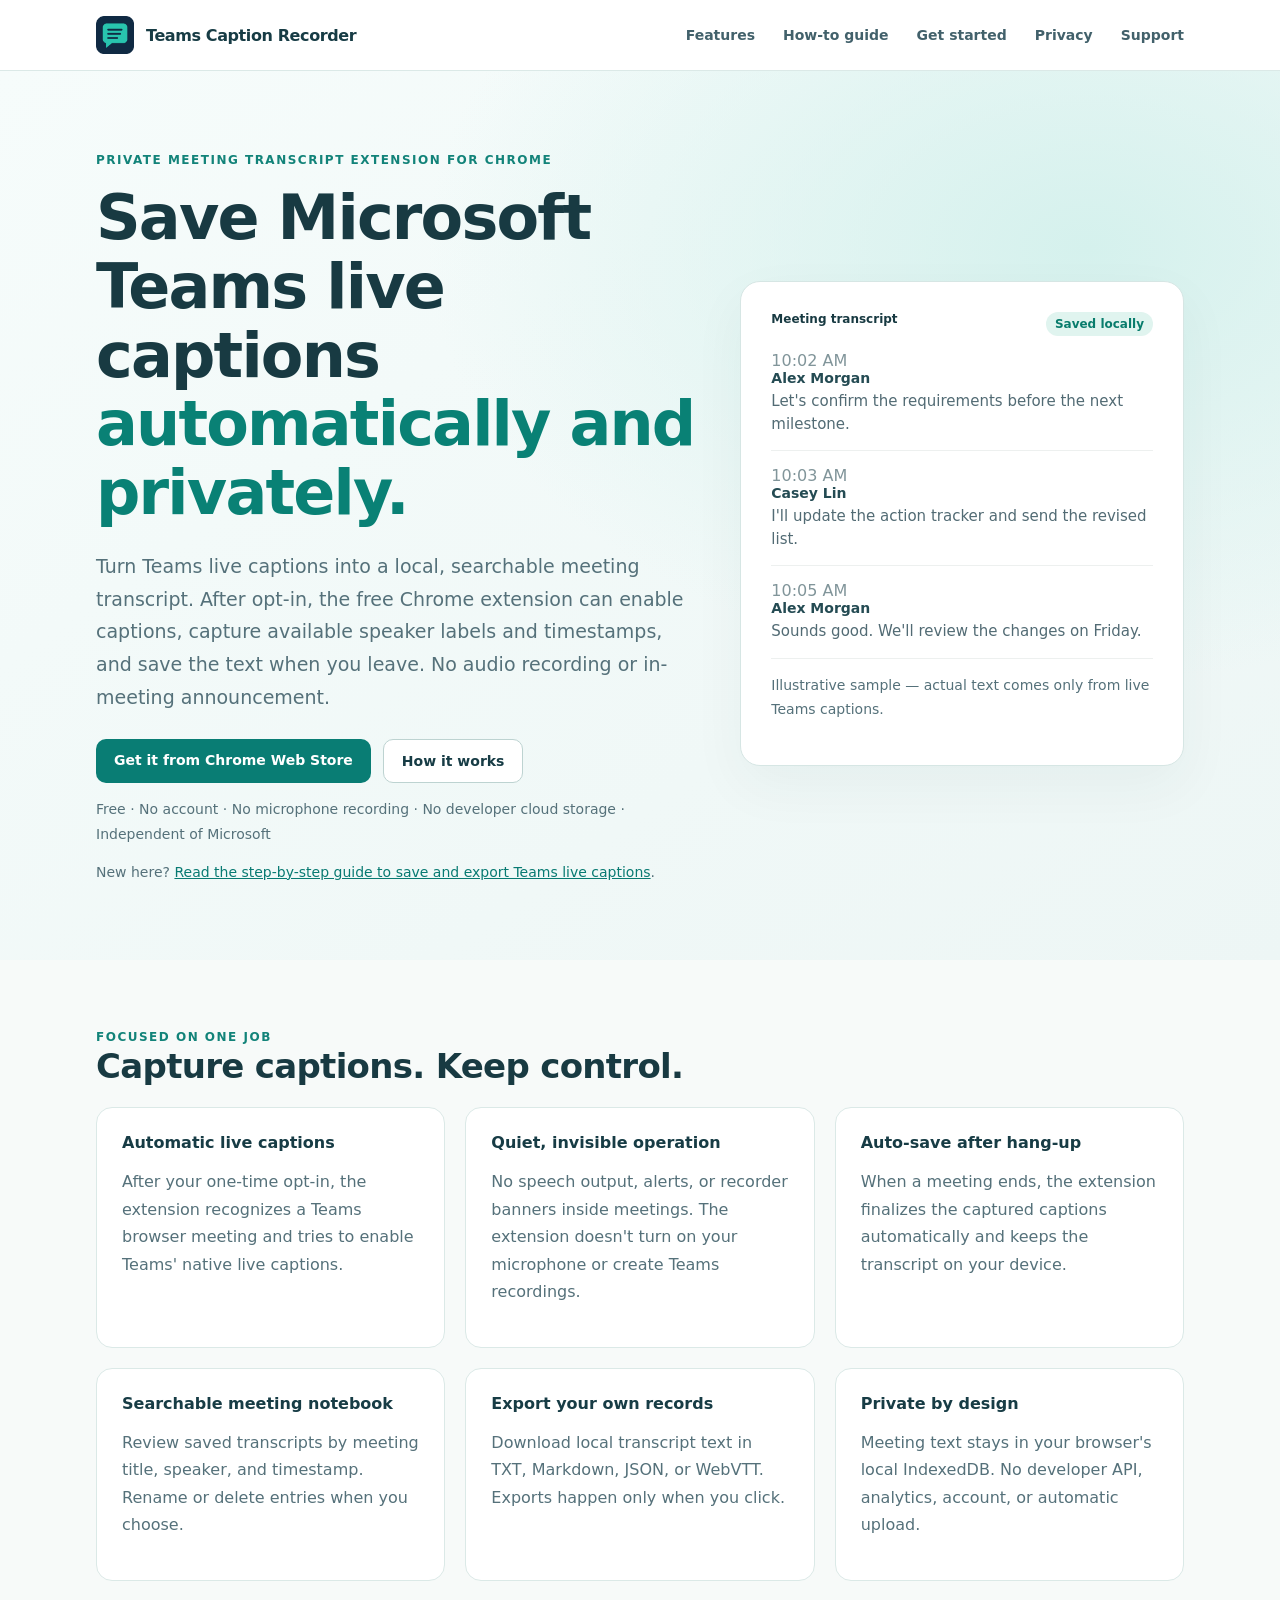
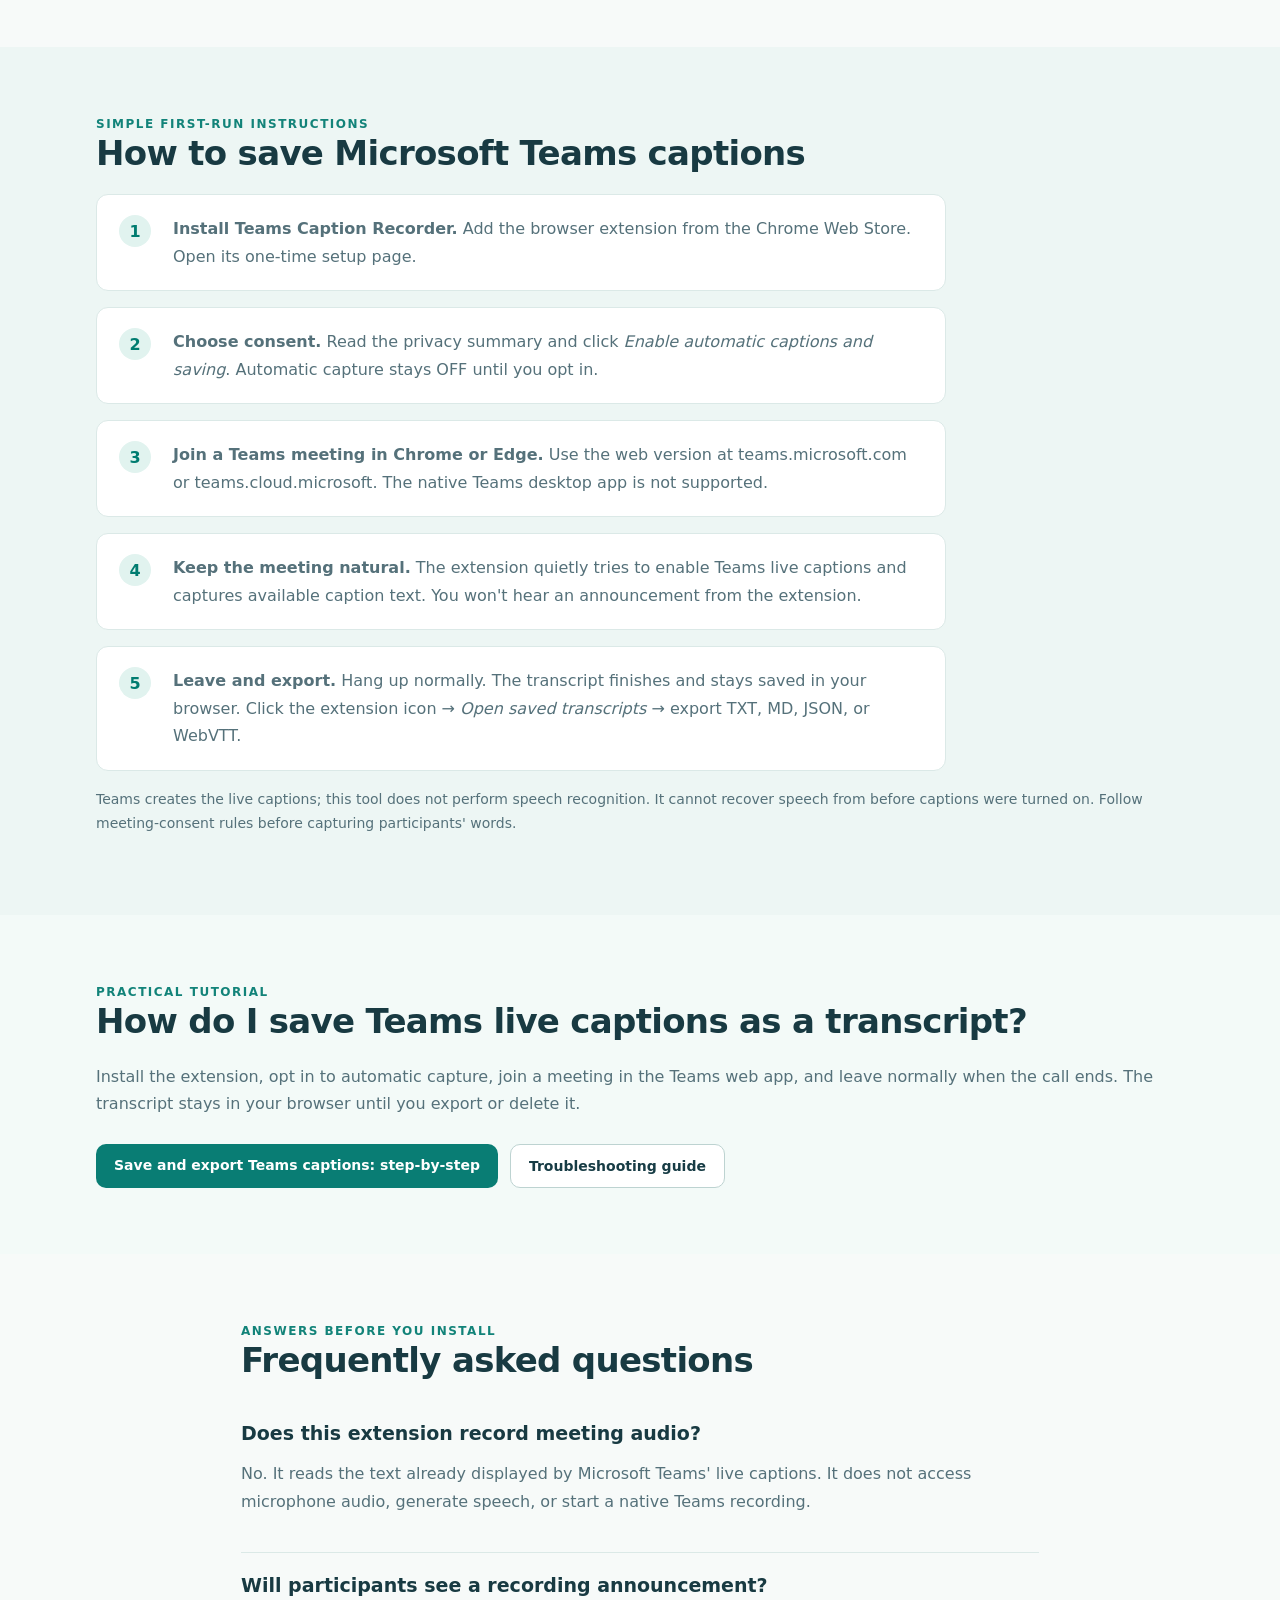
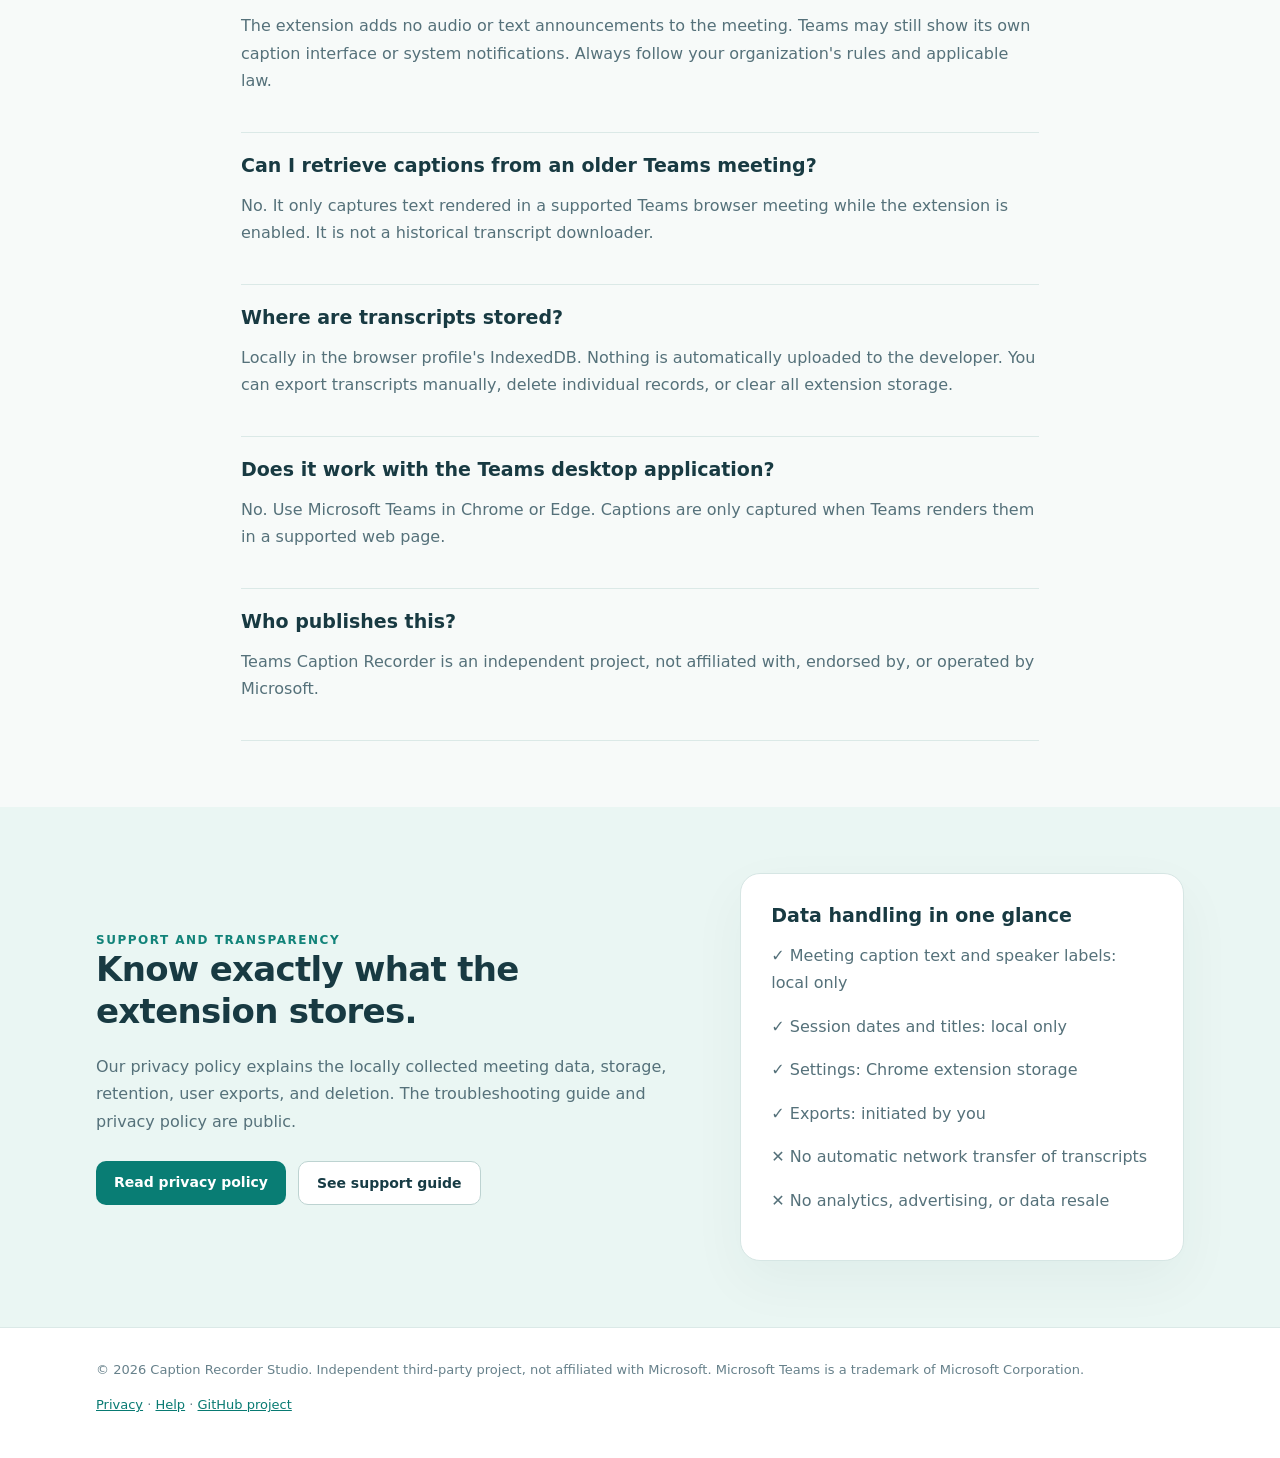
<file: index.html>
<!doctype html>
<html lang="en">
<head>
<meta charset="utf-8"><meta name="viewport" content="width=device-width, initial-scale=1">
<title>Save Microsoft Teams Live Captions to Text | Teams Caption Recorder</title>
<meta name="description" content="Save Microsoft Teams live captions as local text transcripts. Automatically enable captions after opt-in, preserve speaker labels when shown, and export TXT or Markdown.">
<meta name="robots" content="index,follow"><link rel="canonical" href="https://polygoku.github.io/teams-caption-recorder/">
<meta property="og:type" content="website"><meta property="og:title" content="Save Teams Live Captions as Private Transcripts | Teams Caption Recorder">
<meta property="og:description" content="Free Chrome extension to save Microsoft Teams live captions locally, with automatic caption activation, timestamps and transcript exports.">
<meta property="og:image" content="https://polygoku.github.io/teams-caption-recorder/assets/og.png">
<meta property="og:url" content="https://polygoku.github.io/teams-caption-recorder/">
<link rel="icon" type="image/png" href="assets/icon-128.png"><link rel="stylesheet" href="site.css">
<script type="application/ld+json">
{"@context":"https://schema.org","@type":"SoftwareApplication","name":"Teams Caption Recorder - Local Notes","applicationCategory":"ProductivityApplication","operatingSystem":"Google Chrome, Microsoft Edge","softwareVersion":"0.3.1","description":"Save Microsoft Teams live captions locally as searchable text transcripts, with optional automatic caption activation, speaker labels when displayed, and TXT, Markdown, JSON, or WebVTT export.","offers":{"@type":"Offer","price":"0","priceCurrency":"USD"},"publisher":{"@type":"Organization","name":"Caption Recorder Studio"},"url":"https://polygoku.github.io/teams-caption-recorder/","isAccessibleForFree":true,"installUrl":"https://chromewebstore.google.com/detail/gcnlnfbklpkikbkdkeofapngakipnnfc","softwareHelp":"https://polygoku.github.io/teams-caption-recorder/support.html","inLanguage":"en-US","browserRequirements":"Google Chrome or a compatible Chromium browser"}
</script>
</head>
<body>
<nav><div class="inner"><a class="brand" href="./"><img src="assets/icon-128.png" alt="" width="38" height="38">Teams Caption Recorder</a><div class="links"><a href="#features">Features</a><a href="save-teams-captions.html">How-to guide</a><a href="#setup">Get started</a><a href="privacy.html">Privacy</a><a href="support.html">Support</a></div></div></nav>
<main>
<section class="hero"><div class="container split"><div>
<span class="eyebrow">Private meeting transcript extension for Chrome</span>
<h1>Save Microsoft Teams live captions <span style="color:#098175">automatically and privately.</span></h1>
<p class="lead">Turn Teams live captions into a local, searchable meeting transcript. After opt-in, the free Chrome extension can enable captions, capture available speaker labels and timestamps, and save the text when you leave. No audio recording or in-meeting announcement.</p>
<div class="buttons"><a class="btn primary" href="https://chromewebstore.google.com/detail/gcnlnfbklpkikbkdkeofapngakipnnfc" id="chrome-web-store-link">Get it from Chrome Web Store</a><a class="btn secondary" href="#setup">How it works</a></div>
<p class="muted">Free · No account · No microphone recording · No developer cloud storage · Independent of Microsoft</p>
<p class="muted">New here? <a href="save-teams-captions.html">Read the step-by-step guide to save and export Teams live captions</a>.</p>
</div>
<div class="panel" role="img" aria-label="Illustrative example of a transcript with two speakers and timestamps. This is example text, not a real meeting.">
<div class="mockstatus"><strong>Meeting transcript</strong><span class="pill">Saved locally</span></div>
<div class="message"><span class="timestamp">10:02 AM</span><div class="speaker">Alex Morgan</div><p>Let's confirm the requirements before the next milestone.</p></div>
<div class="message"><span class="timestamp">10:03 AM</span><div class="speaker">Casey Lin</div><p>I'll update the action tracker and send the revised list.</p></div>
<div class="message"><span class="timestamp">10:05 AM</span><div class="speaker">Alex Morgan</div><p>Sounds good. We'll review the changes on Friday.</p></div>
<p class="muted">Illustrative sample — actual text comes only from live Teams captions.</p>
</div></div></section>
<section id="features" class="section"><div class="container"><span class="eyebrow">Focused on one job</span><h2>Capture captions. Keep control.</h2>
<div class="cards">
<div class="card"><b>Automatic live captions</b><p>After your one-time opt-in, the extension recognizes a Teams browser meeting and tries to enable Teams' native live captions.</p></div>
<div class="card"><b>Quiet, invisible operation</b><p>No speech output, alerts, or recorder banners inside meetings. The extension doesn't turn on your microphone or create Teams recordings.</p></div>
<div class="card"><b>Auto-save after hang-up</b><p>When a meeting ends, the extension finalizes the captured captions automatically and keeps the transcript on your device.</p></div>
<div class="card"><b>Searchable meeting notebook</b><p>Review saved transcripts by meeting title, speaker, and timestamp. Rename or delete entries when you choose.</p></div>
<div class="card"><b>Export your own records</b><p>Download local transcript text in TXT, Markdown, JSON, or WebVTT. Exports happen only when you click.</p></div>
<div class="card"><b>Private by design</b><p>Meeting text stays in your browser's local IndexedDB. No developer API, analytics, account, or automatic upload.</p></div>
</div></div></section>
<section id="setup" class="section" style="background:#edf6f4"><div class="container"><span class="eyebrow">Simple first-run instructions</span><h2>How to save Microsoft Teams captions</h2>
<ol class="steps">
<li><strong>Install Teams Caption Recorder.</strong> Add the browser extension from the Chrome Web Store. Open its one-time setup page.</li>
<li><strong>Choose consent.</strong> Read the privacy summary and click <em>Enable automatic captions and saving</em>. Automatic capture stays OFF until you opt in.</li>
<li><strong>Join a Teams meeting in Chrome or Edge.</strong> Use the web version at teams.microsoft.com or teams.cloud.microsoft. The native Teams desktop app is not supported.</li>
<li><strong>Keep the meeting natural.</strong> The extension quietly tries to enable Teams live captions and captures available caption text. You won't hear an announcement from the extension.</li>
<li><strong>Leave and export.</strong> Hang up normally. The transcript finishes and stays saved in your browser. Click the extension icon → <em>Open saved transcripts</em> → export TXT, MD, JSON, or WebVTT.</li>
</ol><p class="muted">Teams creates the live captions; this tool does not perform speech recognition. It cannot recover speech from before captions were turned on. Follow meeting-consent rules before capturing participants' words.</p></div></section>
<section class="section" style="background:#f3faf8"><div class="container"><span class="eyebrow">Practical tutorial</span><h2>How do I save Teams live captions as a transcript?</h2><p>Install the extension, opt in to automatic capture, join a meeting in the Teams web app, and leave normally when the call ends. The transcript stays in your browser until you export or delete it.</p><div class="buttons"><a class="btn primary" href="save-teams-captions.html">Save and export Teams captions: step-by-step</a><a class="btn secondary" href="support.html">Troubleshooting guide</a></div></div></section>
<section class="section"><div class="container faq"><span class="eyebrow">Answers before you install</span><h2>Frequently asked questions</h2>
<article><h3>Does this extension record meeting audio?</h3><p>No. It reads the text already displayed by Microsoft Teams' live captions. It does not access microphone audio, generate speech, or start a native Teams recording.</p></article>
<article><h3>Will participants see a recording announcement?</h3><p>The extension adds no audio or text announcements to the meeting. Teams may still show its own caption interface or system notifications. Always follow your organization's rules and applicable law.</p></article>
<article><h3>Can I retrieve captions from an older Teams meeting?</h3><p>No. It only captures text rendered in a supported Teams browser meeting while the extension is enabled. It is not a historical transcript downloader.</p></article>
<article><h3>Where are transcripts stored?</h3><p>Locally in the browser profile's IndexedDB. Nothing is automatically uploaded to the developer. You can export transcripts manually, delete individual records, or clear all extension storage.</p></article>
<article><h3>Does it work with the Teams desktop application?</h3><p>No. Use Microsoft Teams in Chrome or Edge. Captions are only captured when Teams renders them in a supported web page.</p></article>
<article><h3>Who publishes this?</h3><p>Teams Caption Recorder is an independent project, not affiliated with, endorsed by, or operated by Microsoft.</p></article>
</div></section>
<section class="section" style="background:#eaf6f3"><div class="container split"><div><span class="eyebrow">Support and transparency</span><h2>Know exactly what the extension stores.</h2><p>Our privacy policy explains the locally collected meeting data, storage, retention, user exports, and deletion. The troubleshooting guide and privacy policy are public.</p><div class="buttons"><a class="btn primary" href="privacy.html">Read privacy policy</a><a class="btn secondary" href="support.html">See support guide</a></div></div><div class="panel"><h3>Data handling in one glance</h3><p>✓ Meeting caption text and speaker labels: local only</p><p>✓ Session dates and titles: local only</p><p>✓ Settings: Chrome extension storage</p><p>✓ Exports: initiated by you</p><p>✕ No automatic network transfer of transcripts</p><p>✕ No analytics, advertising, or data resale</p></div></div></section>
</main>
<footer><div class="container"><span>© 2026 Caption Recorder Studio. Independent third-party project, not affiliated with Microsoft. Microsoft Teams is a trademark of Microsoft Corporation.</span><span><a href="privacy.html">Privacy</a> · <a href="support.html">Help</a> · <a href="https://github.com/polygoku/teams-caption-recorder">GitHub project</a></span></div></footer>
</body></html>
</file>
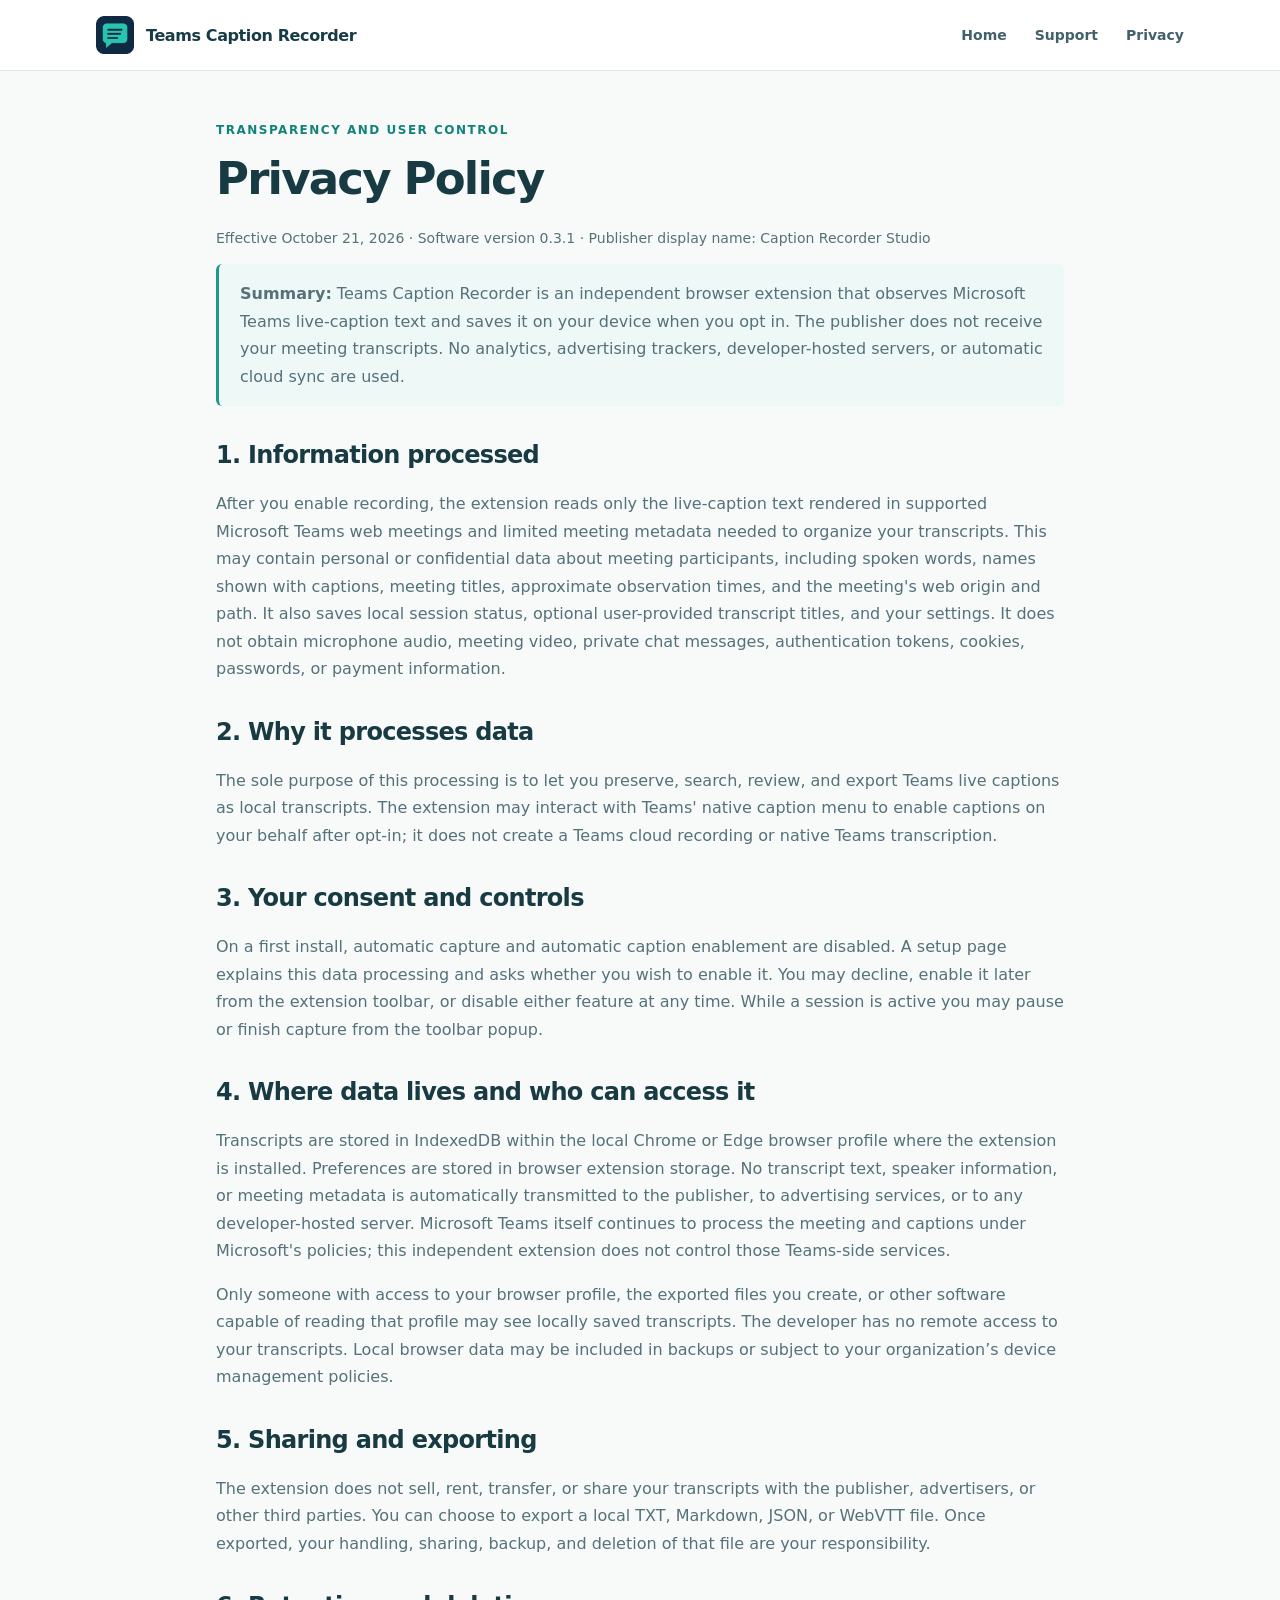
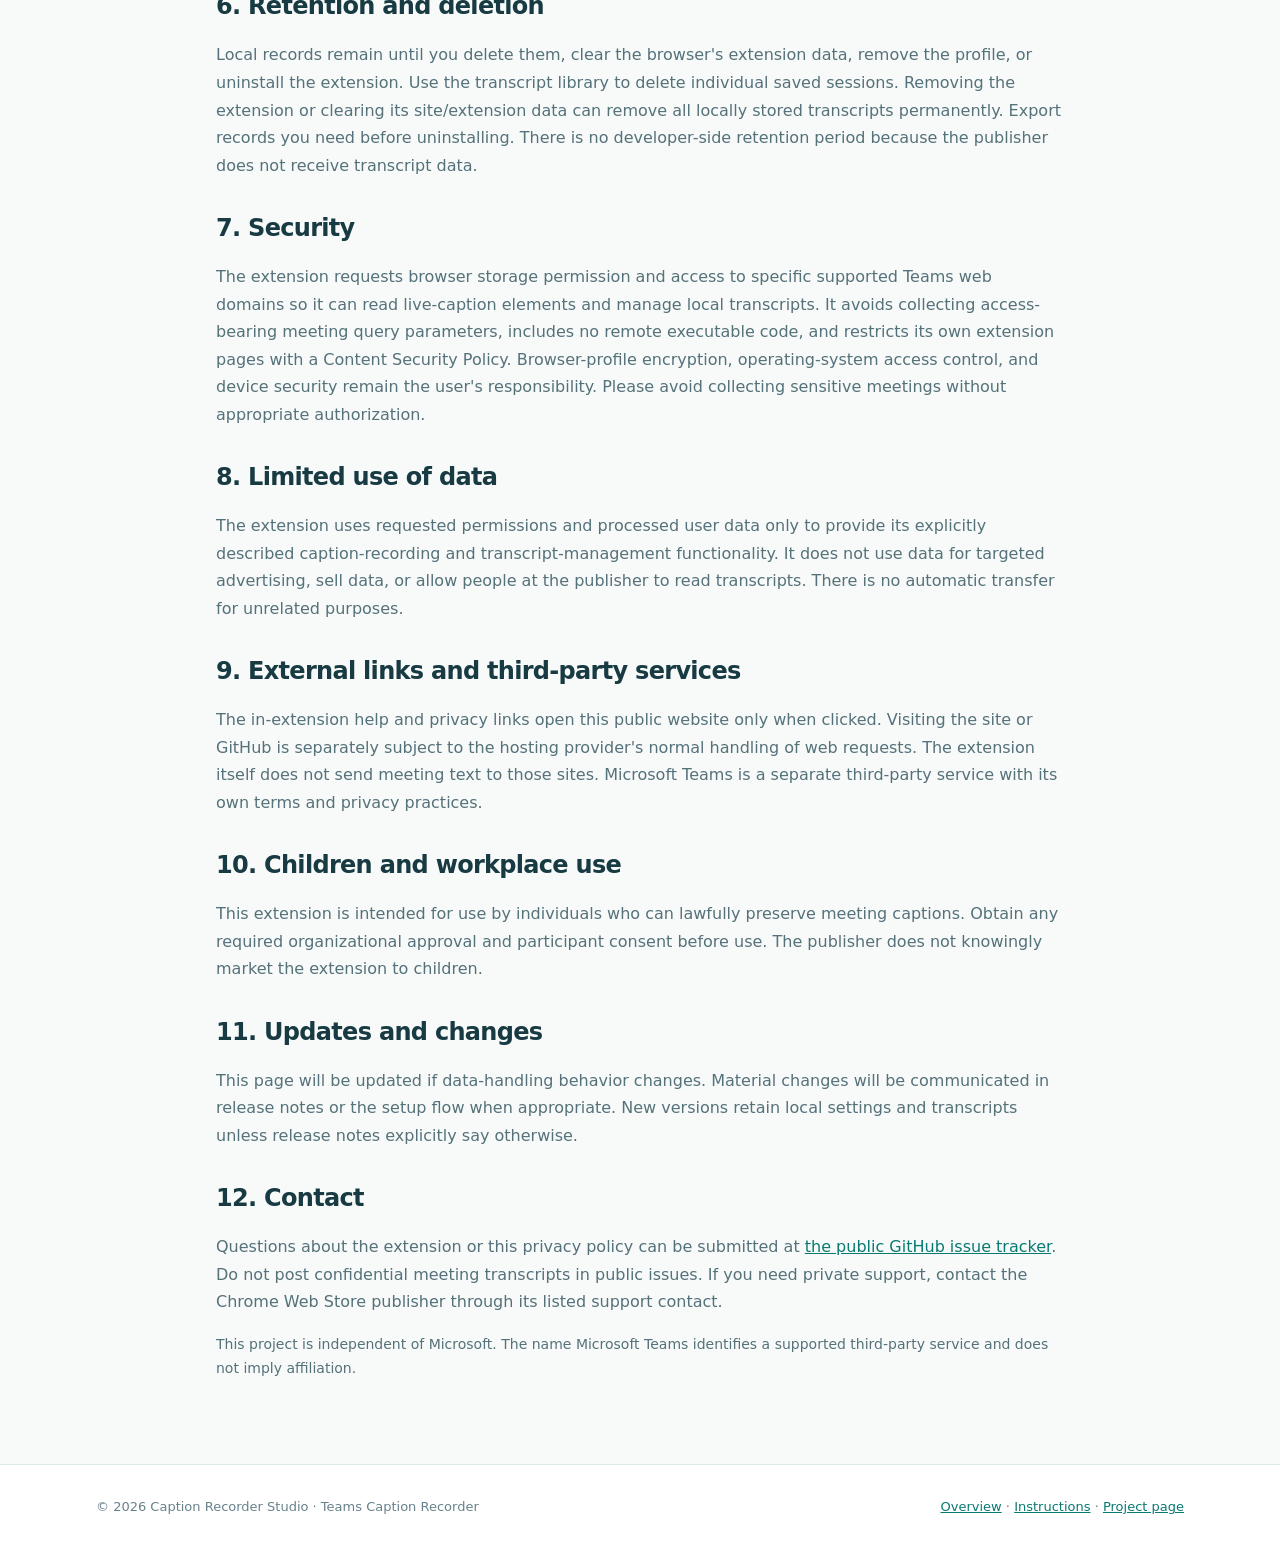
<file: privacy.html>
<!doctype html>
<html lang="en">
<head><meta charset="utf-8"><meta name="viewport" content="width=device-width, initial-scale=1">
<title>Privacy Policy — Teams Caption Recorder</title>
<meta name="description" content="Privacy policy for Teams Caption Recorder: what Microsoft Teams caption text is saved locally, how browser storage works, how to export or delete records, and what data is never uploaded.">
<link rel="canonical" href="https://polygoku.github.io/teams-caption-recorder/privacy.html">
<link rel="icon" href="assets/icon-128.png" type="image/png"><link rel="stylesheet" href="site.css"></head>
<body>
<nav><div class="inner"><a class="brand" href="./"><img src="assets/icon-128.png" alt="" width="38" height="38">Teams Caption Recorder</a><div class="links"><a href="./">Home</a><a href="support.html">Support</a><a href="privacy.html">Privacy</a></div></div></nav>
<main class="container plain">
<span class="eyebrow">Transparency and user control</span>
<h1>Privacy Policy</h1>
<p class="muted">Effective October 21, 2026 · Software version 0.3.1 · Publisher display name: Caption Recorder Studio</p>
<div class="notice"><p><strong>Summary:</strong> Teams Caption Recorder is an independent browser extension that observes Microsoft Teams live-caption text and saves it on your device when you opt in. The publisher does not receive your meeting transcripts. No analytics, advertising trackers, developer-hosted servers, or automatic cloud sync are used.</p></div>
<h2>1. Information processed</h2>
<p>After you enable recording, the extension reads only the live-caption text rendered in supported Microsoft Teams web meetings and limited meeting metadata needed to organize your transcripts. This may contain personal or confidential data about meeting participants, including spoken words, names shown with captions, meeting titles, approximate observation times, and the meeting's web origin and path. It also saves local session status, optional user-provided transcript titles, and your settings. It does not obtain microphone audio, meeting video, private chat messages, authentication tokens, cookies, passwords, or payment information.</p>
<h2>2. Why it processes data</h2>
<p>The sole purpose of this processing is to let you preserve, search, review, and export Teams live captions as local transcripts. The extension may interact with Teams' native caption menu to enable captions on your behalf after opt-in; it does not create a Teams cloud recording or native Teams transcription.</p>
<h2>3. Your consent and controls</h2>
<p>On a first install, automatic capture and automatic caption enablement are disabled. A setup page explains this data processing and asks whether you wish to enable it. You may decline, enable it later from the extension toolbar, or disable either feature at any time. While a session is active you may pause or finish capture from the toolbar popup.</p>
<h2>4. Where data lives and who can access it</h2>
<p>Transcripts are stored in IndexedDB within the local Chrome or Edge browser profile where the extension is installed. Preferences are stored in browser extension storage. No transcript text, speaker information, or meeting metadata is automatically transmitted to the publisher, to advertising services, or to any developer-hosted server. Microsoft Teams itself continues to process the meeting and captions under Microsoft's policies; this independent extension does not control those Teams-side services.</p>
<p>Only someone with access to your browser profile, the exported files you create, or other software capable of reading that profile may see locally saved transcripts. The developer has no remote access to your transcripts. Local browser data may be included in backups or subject to your organization’s device management policies.</p>
<h2>5. Sharing and exporting</h2>
<p>The extension does not sell, rent, transfer, or share your transcripts with the publisher, advertisers, or other third parties. You can choose to export a local TXT, Markdown, JSON, or WebVTT file. Once exported, your handling, sharing, backup, and deletion of that file are your responsibility.</p>
<h2>6. Retention and deletion</h2>
<p>Local records remain until you delete them, clear the browser's extension data, remove the profile, or uninstall the extension. Use the transcript library to delete individual saved sessions. Removing the extension or clearing its site/extension data can remove all locally stored transcripts permanently. Export records you need before uninstalling. There is no developer-side retention period because the publisher does not receive transcript data.</p>
<h2>7. Security</h2>
<p>The extension requests browser storage permission and access to specific supported Teams web domains so it can read live-caption elements and manage local transcripts. It avoids collecting access-bearing meeting query parameters, includes no remote executable code, and restricts its own extension pages with a Content Security Policy. Browser-profile encryption, operating-system access control, and device security remain the user's responsibility. Please avoid collecting sensitive meetings without appropriate authorization.</p>
<h2>8. Limited use of data</h2>
<p>The extension uses requested permissions and processed user data only to provide its explicitly described caption-recording and transcript-management functionality. It does not use data for targeted advertising, sell data, or allow people at the publisher to read transcripts. There is no automatic transfer for unrelated purposes.</p>
<h2>9. External links and third-party services</h2>
<p>The in-extension help and privacy links open this public website only when clicked. Visiting the site or GitHub is separately subject to the hosting provider's normal handling of web requests. The extension itself does not send meeting text to those sites. Microsoft Teams is a separate third-party service with its own terms and privacy practices.</p>
<h2>10. Children and workplace use</h2>
<p>This extension is intended for use by individuals who can lawfully preserve meeting captions. Obtain any required organizational approval and participant consent before use. The publisher does not knowingly market the extension to children.</p>
<h2>11. Updates and changes</h2>
<p>This page will be updated if data-handling behavior changes. Material changes will be communicated in release notes or the setup flow when appropriate. New versions retain local settings and transcripts unless release notes explicitly say otherwise.</p>
<h2>12. Contact</h2>
<p>Questions about the extension or this privacy policy can be submitted at <a href="https://github.com/polygoku/teams-caption-recorder/issues">the public GitHub issue tracker</a>. Do not post confidential meeting transcripts in public issues. If you need private support, contact the Chrome Web Store publisher through its listed support contact.</p>
<p class="muted">This project is independent of Microsoft. The name Microsoft Teams identifies a supported third-party service and does not imply affiliation.</p>
</main>
<footer><div class="container"><span>© 2026 Caption Recorder Studio · Teams Caption Recorder</span><span><a href="./">Overview</a> · <a href="support.html">Instructions</a> · <a href="https://github.com/polygoku/teams-caption-recorder">Project page</a></span></div></footer>
</body></html>
</file>
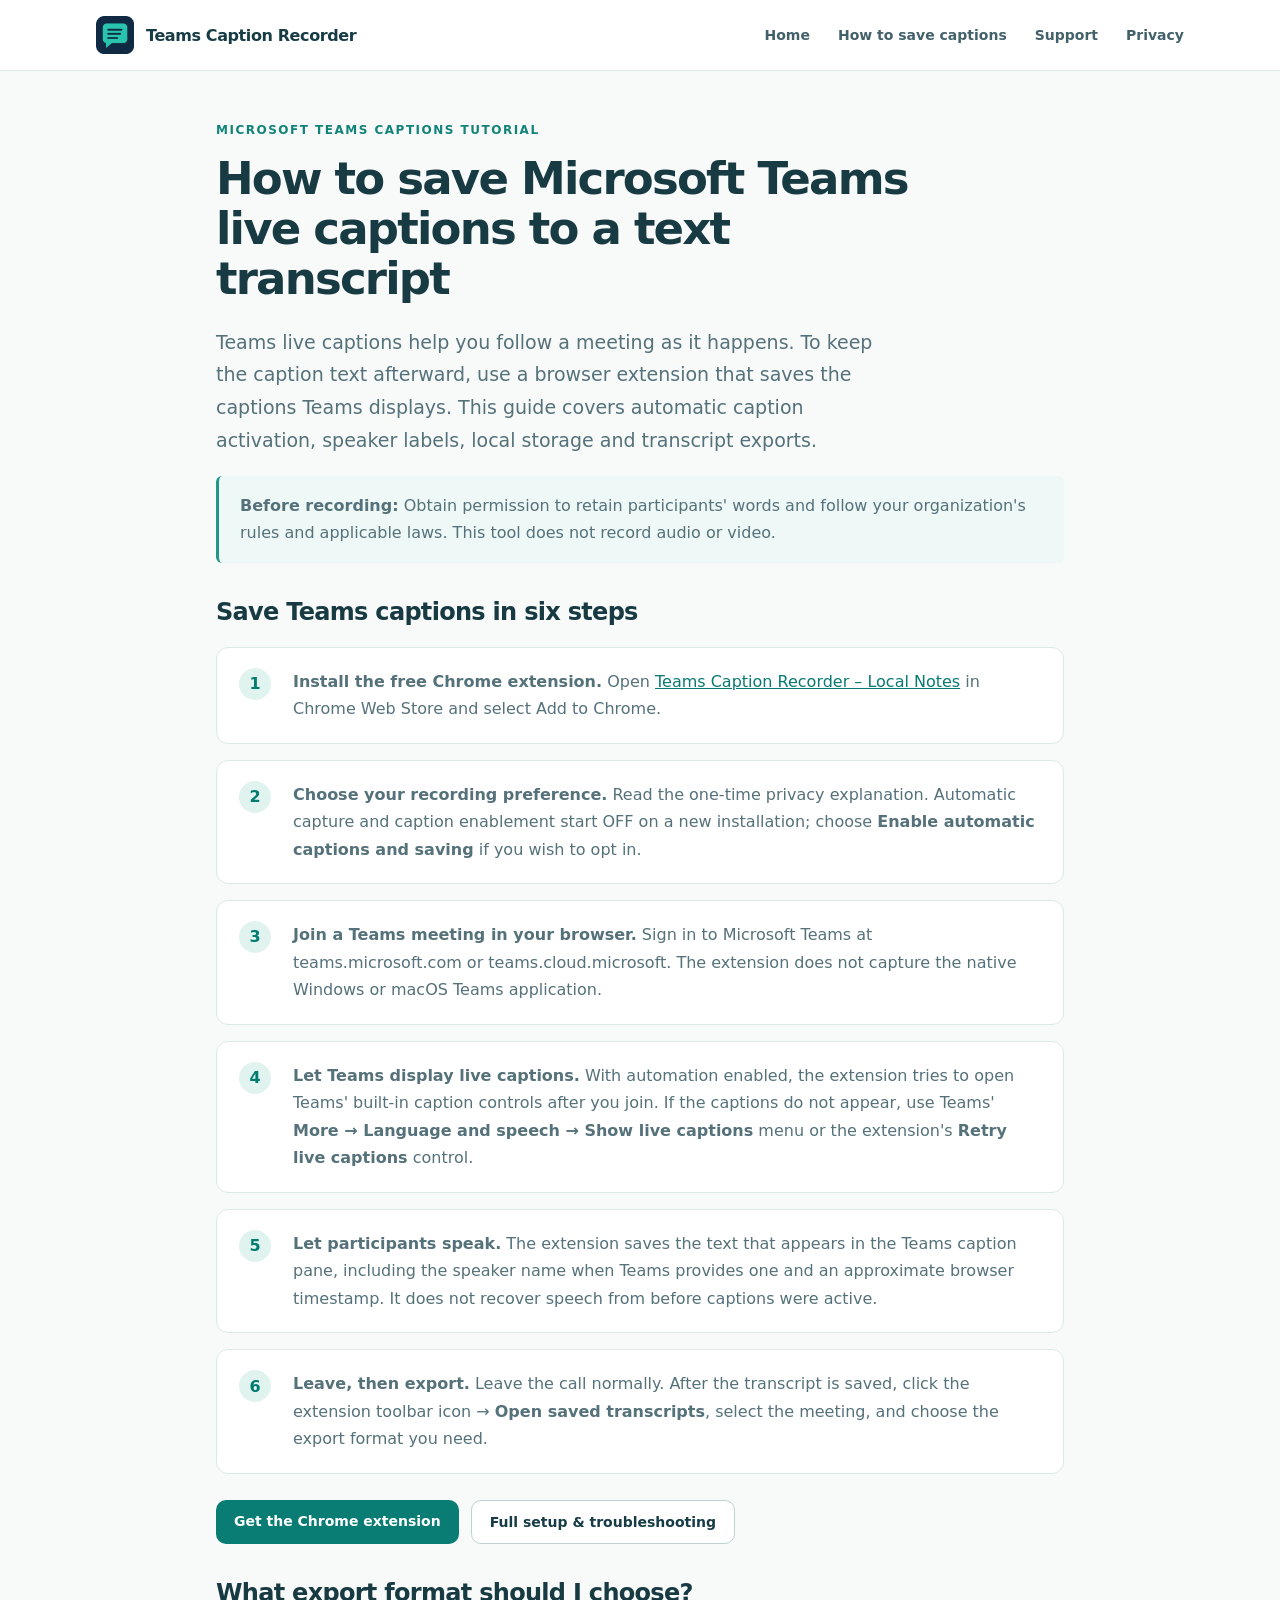
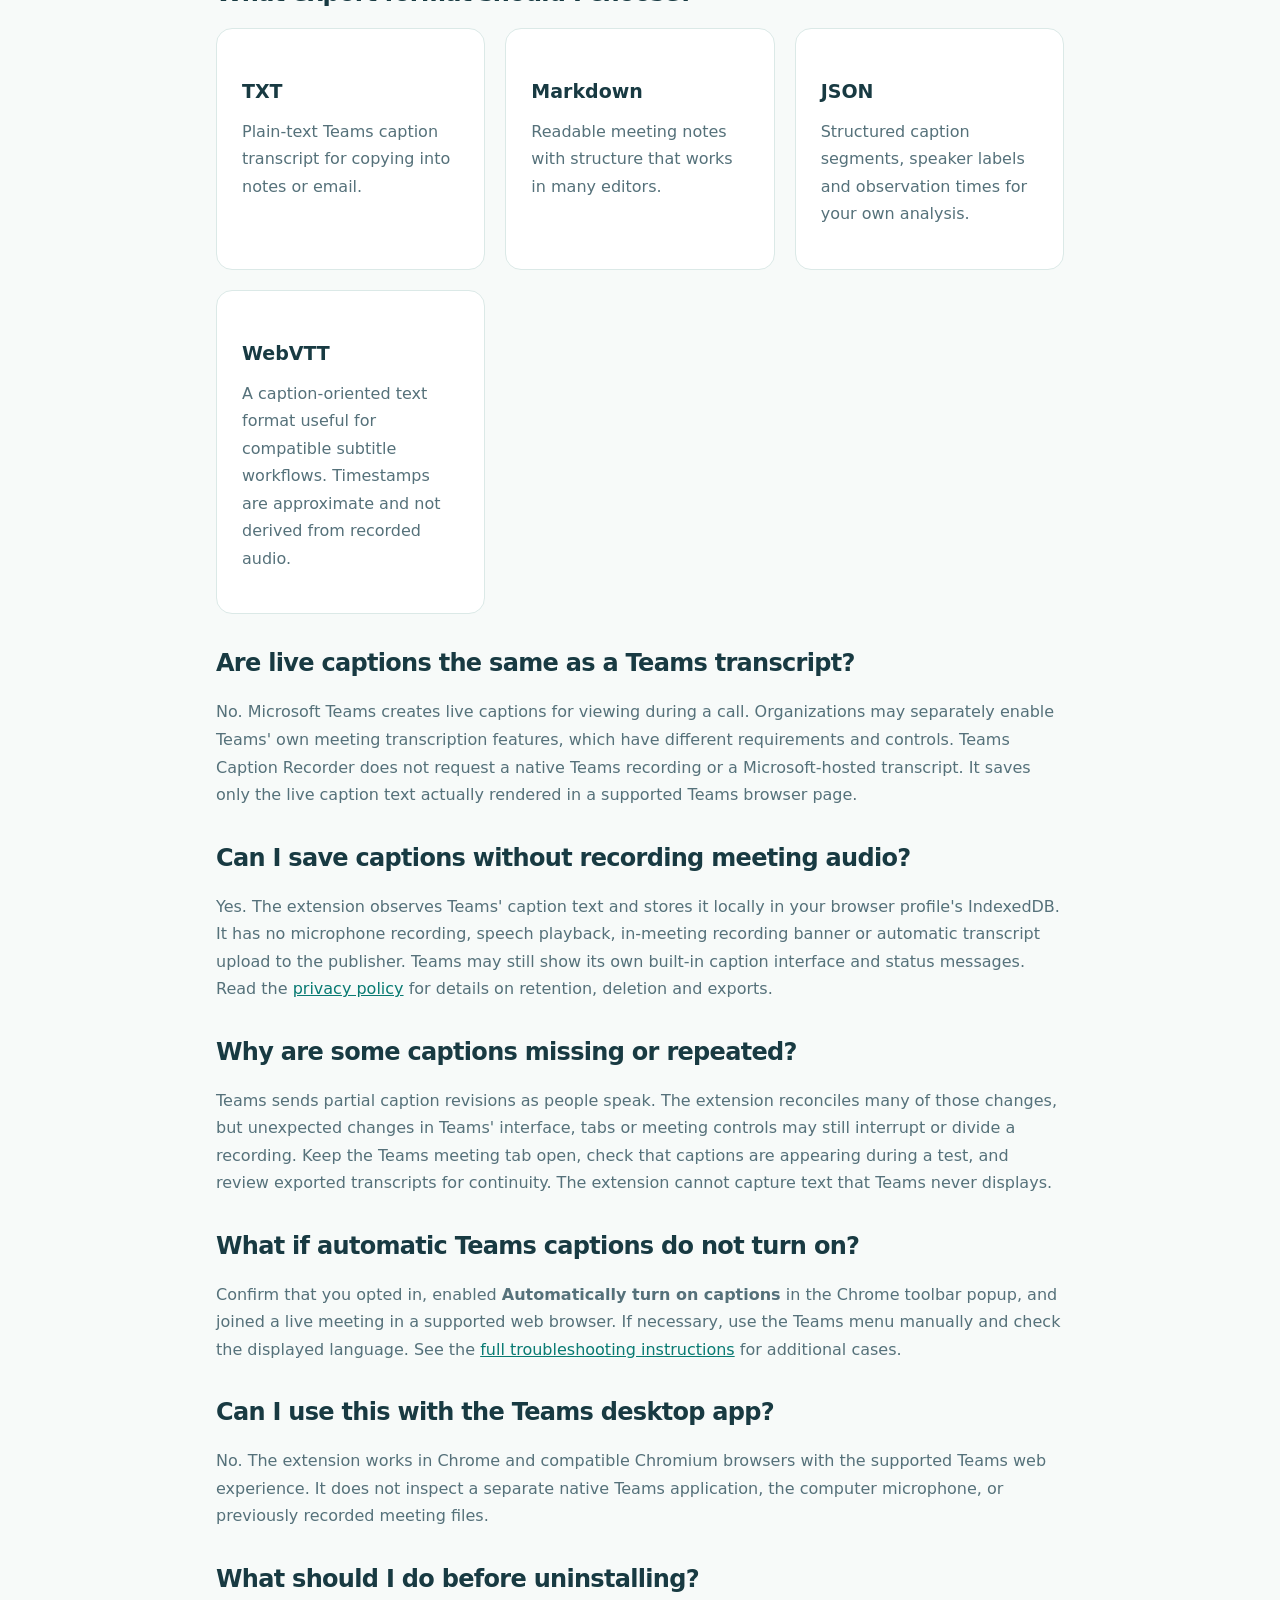
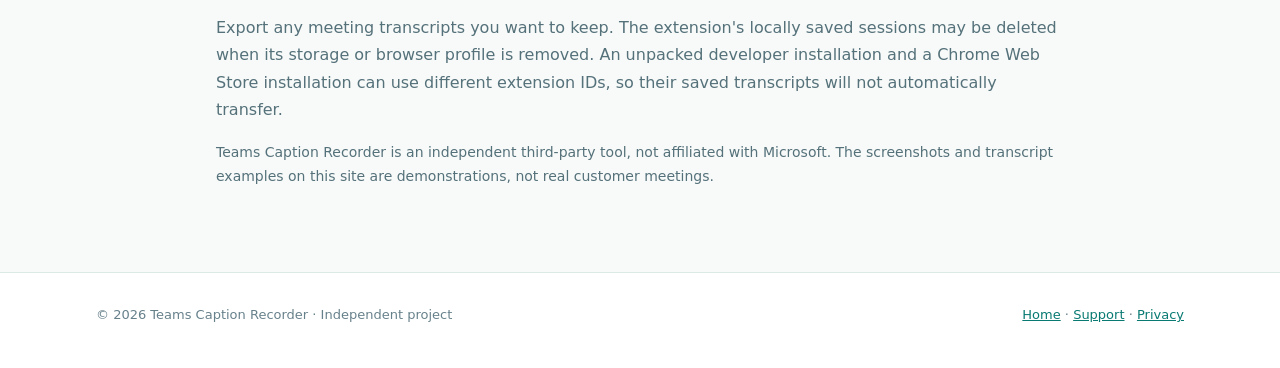
<file: save-teams-captions.html>
<!doctype html>
<html lang="en">
<head>
<meta charset="utf-8"><meta name="viewport" content="width=device-width, initial-scale=1">
<title>How to Save Microsoft Teams Live Captions to Text | Chrome Guide</title>
<meta name="description" content="Learn how to automatically save Microsoft Teams live captions as a local transcript in Chrome, keep speaker labels, and export TXT, Markdown, JSON or WebVTT.">
<meta name="robots" content="index,follow">
<link rel="canonical" href="https://polygoku.github.io/teams-caption-recorder/save-teams-captions.html">
<meta property="og:type" content="article">
<meta property="og:title" content="How to Save Teams Live Captions to Text">
<meta property="og:description" content="A step-by-step guide to capturing and exporting Microsoft Teams web captions locally with a free Chrome extension.">
<meta property="og:url" content="https://polygoku.github.io/teams-caption-recorder/save-teams-captions.html">
<meta property="og:image" content="https://polygoku.github.io/teams-caption-recorder/assets/og.png">
<link rel="icon" href="assets/icon-128.png" type="image/png">
<link rel="stylesheet" href="site.css">
</head>
<body>
<nav><div class="inner">
<a class="brand" href="./"><img src="assets/icon-128.png" width="38" height="38" alt="">Teams Caption Recorder</a>
<div class="links"><a href="./">Home</a><a href="save-teams-captions.html" aria-current="page">How to save captions</a><a href="support.html">Support</a><a href="privacy.html">Privacy</a></div>
</div></nav>
<main class="container plain">
<span class="eyebrow">Microsoft Teams captions tutorial</span>
<h1>How to save Microsoft Teams live captions to a text transcript</h1>
<p class="lead">Teams live captions help you follow a meeting as it happens. To keep the caption text afterward, use a browser extension that saves the captions Teams displays. This guide covers automatic caption activation, speaker labels, local storage and transcript exports.</p>
<div class="notice"><p><strong>Before recording:</strong> Obtain permission to retain participants' words and follow your organization's rules and applicable laws. This tool does not record audio or video.</p></div>
<h2>Save Teams captions in six steps</h2>
<ol class="steps">
<li><strong>Install the free Chrome extension.</strong> Open <a href="https://chromewebstore.google.com/detail/gcnlnfbklpkikbkdkeofapngakipnnfc">Teams Caption Recorder – Local Notes</a> in Chrome Web Store and select Add to Chrome.</li>
<li><strong>Choose your recording preference.</strong> Read the one-time privacy explanation. Automatic capture and caption enablement start OFF on a new installation; choose <strong>Enable automatic captions and saving</strong> if you wish to opt in.</li>
<li><strong>Join a Teams meeting in your browser.</strong> Sign in to Microsoft Teams at teams.microsoft.com or teams.cloud.microsoft. The extension does not capture the native Windows or macOS Teams application.</li>
<li><strong>Let Teams display live captions.</strong> With automation enabled, the extension tries to open Teams' built-in caption controls after you join. If the captions do not appear, use Teams' <strong>More → Language and speech → Show live captions</strong> menu or the extension's <strong>Retry live captions</strong> control.</li>
<li><strong>Let participants speak.</strong> The extension saves the text that appears in the Teams caption pane, including the speaker name when Teams provides one and an approximate browser timestamp. It does not recover speech from before captions were active.</li>
<li><strong>Leave, then export.</strong> Leave the call normally. After the transcript is saved, click the extension toolbar icon → <strong>Open saved transcripts</strong>, select the meeting, and choose the export format you need.</li>
</ol>
<div class="buttons"><a class="btn primary" href="https://chromewebstore.google.com/detail/gcnlnfbklpkikbkdkeofapngakipnnfc">Get the Chrome extension</a><a class="btn secondary" href="support.html">Full setup &amp; troubleshooting</a></div>
<h2>What export format should I choose?</h2>
<div class="cards">
<div class="card"><h3>TXT</h3><p>Plain-text Teams caption transcript for copying into notes or email.</p></div>
<div class="card"><h3>Markdown</h3><p>Readable meeting notes with structure that works in many editors.</p></div>
<div class="card"><h3>JSON</h3><p>Structured caption segments, speaker labels and observation times for your own analysis.</p></div>
<div class="card"><h3>WebVTT</h3><p>A caption-oriented text format useful for compatible subtitle workflows. Timestamps are approximate and not derived from recorded audio.</p></div>
</div>
<h2>Are live captions the same as a Teams transcript?</h2>
<p>No. Microsoft Teams creates live captions for viewing during a call. Organizations may separately enable Teams' own meeting transcription features, which have different requirements and controls. Teams Caption Recorder does not request a native Teams recording or a Microsoft-hosted transcript. It saves only the live caption text actually rendered in a supported Teams browser page.</p>
<h2>Can I save captions without recording meeting audio?</h2>
<p>Yes. The extension observes Teams' caption text and stores it locally in your browser profile's IndexedDB. It has no microphone recording, speech playback, in-meeting recording banner or automatic transcript upload to the publisher. Teams may still show its own built-in caption interface and status messages. Read the <a href="privacy.html">privacy policy</a> for details on retention, deletion and exports.</p>
<h2>Why are some captions missing or repeated?</h2>
<p>Teams sends partial caption revisions as people speak. The extension reconciles many of those changes, but unexpected changes in Teams' interface, tabs or meeting controls may still interrupt or divide a recording. Keep the Teams meeting tab open, check that captions are appearing during a test, and review exported transcripts for continuity. The extension cannot capture text that Teams never displays.</p>
<h2>What if automatic Teams captions do not turn on?</h2>
<p>Confirm that you opted in, enabled <strong>Automatically turn on captions</strong> in the Chrome toolbar popup, and joined a live meeting in a supported web browser. If necessary, use the Teams menu manually and check the displayed language. See the <a href="support.html">full troubleshooting instructions</a> for additional cases.</p>
<h2>Can I use this with the Teams desktop app?</h2>
<p>No. The extension works in Chrome and compatible Chromium browsers with the supported Teams web experience. It does not inspect a separate native Teams application, the computer microphone, or previously recorded meeting files.</p>
<h2>What should I do before uninstalling?</h2>
<p>Export any meeting transcripts you want to keep. The extension's locally saved sessions may be deleted when its storage or browser profile is removed. An unpacked developer installation and a Chrome Web Store installation can use different extension IDs, so their saved transcripts will not automatically transfer.</p>
<p class="muted">Teams Caption Recorder is an independent third-party tool, not affiliated with Microsoft. The screenshots and transcript examples on this site are demonstrations, not real customer meetings.</p>
</main>
<footer><div class="container"><span>© 2026 Teams Caption Recorder · Independent project</span><span><a href="./">Home</a> · <a href="support.html">Support</a> · <a href="privacy.html">Privacy</a></span></div></footer>
</body></html>
</file>
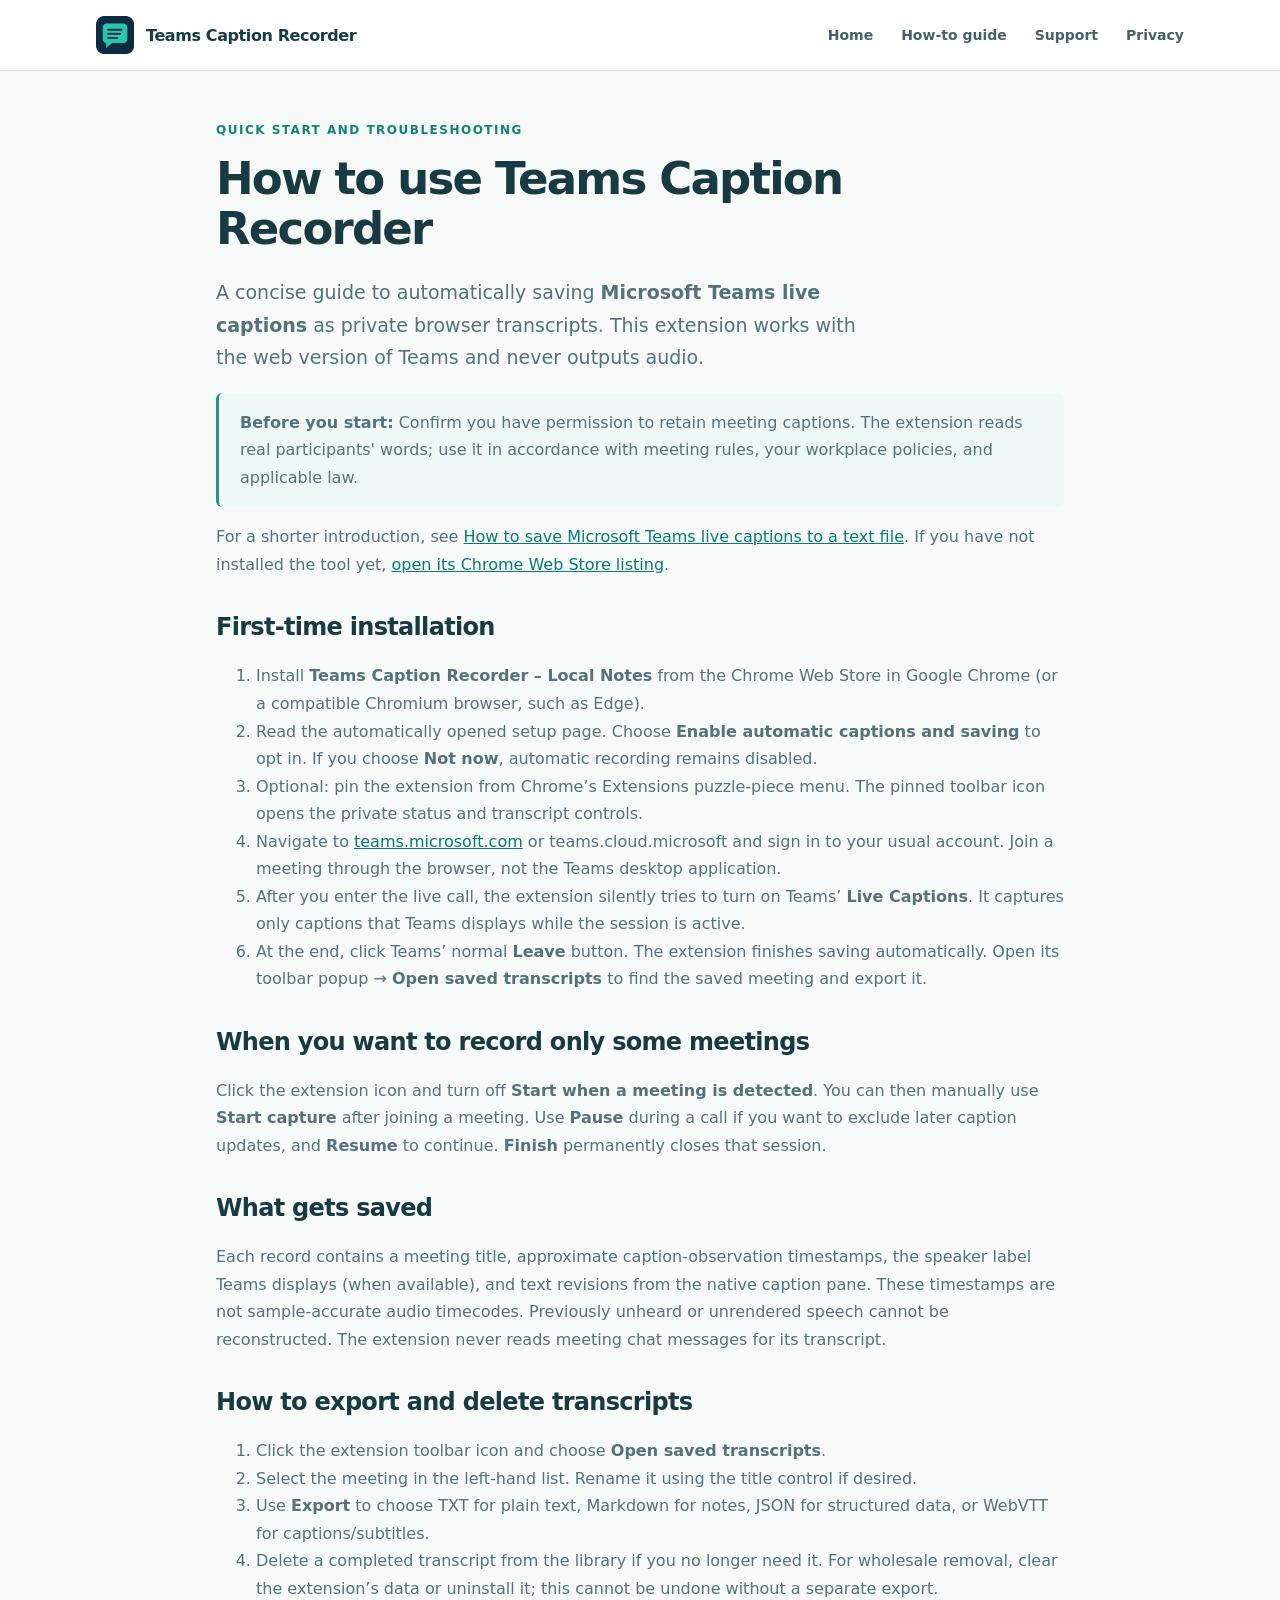
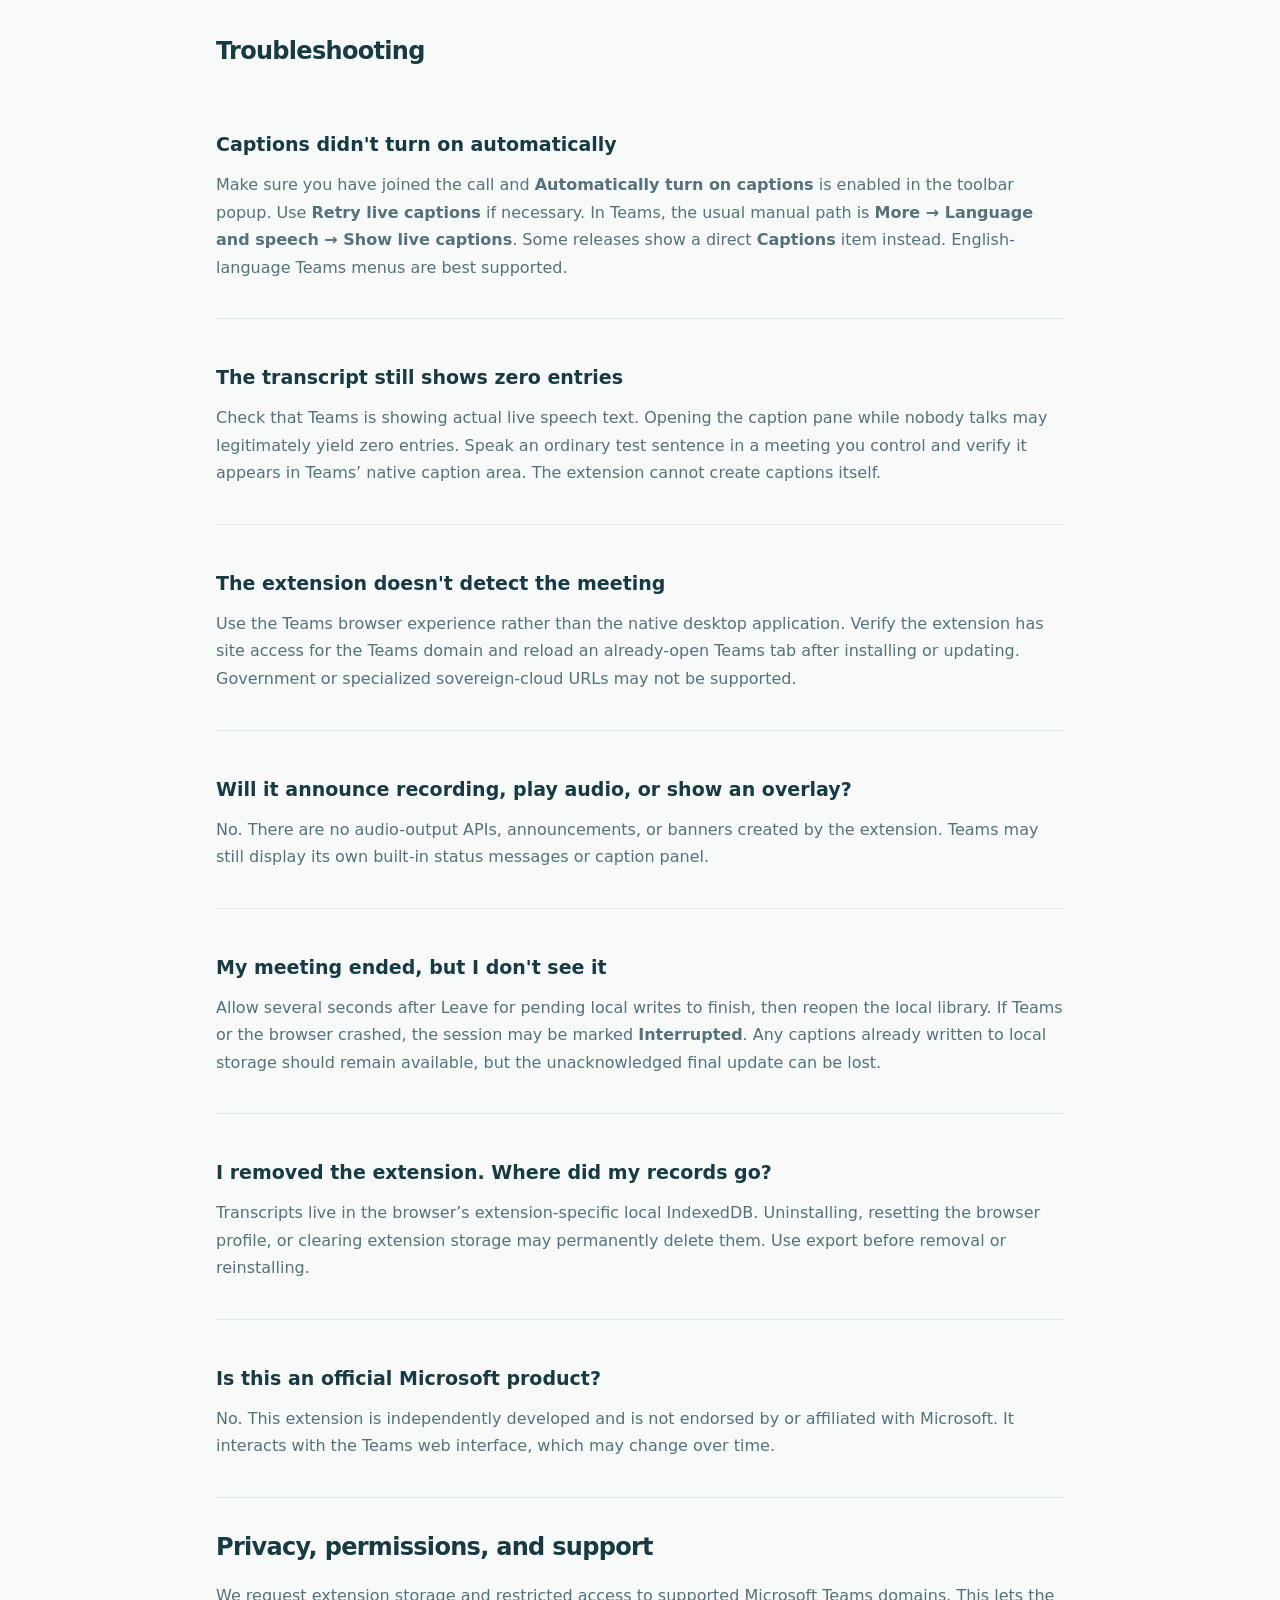
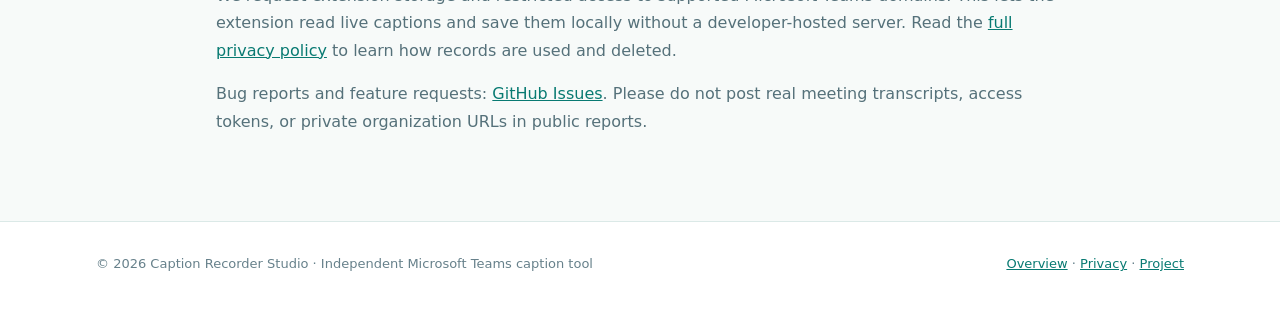
<file: support.html>
<!doctype html>
<html lang="en"><head>
<meta charset="utf-8"><meta name="viewport" content="width=device-width, initial-scale=1">
<title>Teams Caption Recorder Help | Install, Save & Export Captions</title>
<meta name="description" content="Teams Caption Recorder setup and troubleshooting: enable Teams live captions, save transcripts locally, export TXT or Markdown, and fix missing captions in Chrome.">
<link rel="canonical" href="https://polygoku.github.io/teams-caption-recorder/support.html">
<meta property="og:type" content="article"><meta property="og:title" content="Teams Caption Recorder Setup and Troubleshooting">
<meta property="og:description" content="How to enable, save and export Microsoft Teams live captions with a browser extension.">
<meta property="og:url" content="https://polygoku.github.io/teams-caption-recorder/support.html">
<link rel="icon" href="assets/icon-128.png" type="image/png"><link rel="stylesheet" href="site.css"></head>
<body><nav><div class="inner"><a class="brand" href="./"><img src="assets/icon-128.png" alt="" width="38" height="38">Teams Caption Recorder</a><div class="links"><a href="./">Home</a><a href="save-teams-captions.html">How-to guide</a><a href="support.html">Support</a><a href="privacy.html">Privacy</a></div></div></nav>
<main class="container plain">
<span class="eyebrow">Quick start and troubleshooting</span><h1>How to use Teams Caption Recorder</h1>
<p class="lead">A concise guide to automatically saving <strong>Microsoft Teams live captions</strong> as private browser transcripts. This extension works with the web version of Teams and never outputs audio.</p>
<div class="notice"><p><strong>Before you start:</strong> Confirm you have permission to retain meeting captions. The extension reads real participants' words; use it in accordance with meeting rules, your workplace policies, and applicable law.</p></div>
<p>For a shorter introduction, see <a href="save-teams-captions.html">How to save Microsoft Teams live captions to a text file</a>. If you have not installed the tool yet, <a href="https://chromewebstore.google.com/detail/gcnlnfbklpkikbkdkeofapngakipnnfc">open its Chrome Web Store listing</a>.</p>
<h2>First-time installation</h2>
<ol>
<li>Install <strong>Teams Caption Recorder – Local Notes</strong> from the Chrome Web Store in Google Chrome (or a compatible Chromium browser, such as Edge).</li>
<li>Read the automatically opened setup page. Choose <strong>Enable automatic captions and saving</strong> to opt in. If you choose <strong>Not now</strong>, automatic recording remains disabled.</li>
<li>Optional: pin the extension from Chrome’s Extensions puzzle-piece menu. The pinned toolbar icon opens the private status and transcript controls.</li>
<li>Navigate to <a href="https://teams.microsoft.com/" target="_blank" rel="noopener noreferrer">teams.microsoft.com</a> or teams.cloud.microsoft and sign in to your usual account. Join a meeting through the browser, not the Teams desktop application.</li>
<li>After you enter the live call, the extension silently tries to turn on Teams’ <strong>Live Captions</strong>. It captures only captions that Teams displays while the session is active.</li>
<li>At the end, click Teams’ normal <strong>Leave</strong> button. The extension finishes saving automatically. Open its toolbar popup → <strong>Open saved transcripts</strong> to find the saved meeting and export it.</li>
</ol>
<h2>When you want to record only some meetings</h2>
<p>Click the extension icon and turn off <strong>Start when a meeting is detected</strong>. You can then manually use <strong>Start capture</strong> after joining a meeting. Use <strong>Pause</strong> during a call if you want to exclude later caption updates, and <strong>Resume</strong> to continue. <strong>Finish</strong> permanently closes that session.</p>
<h2>What gets saved</h2>
<p>Each record contains a meeting title, approximate caption-observation timestamps, the speaker label Teams displays (when available), and text revisions from the native caption pane. These timestamps are not sample-accurate audio timecodes. Previously unheard or unrendered speech cannot be reconstructed. The extension never reads meeting chat messages for its transcript.</p>
<h2>How to export and delete transcripts</h2>
<ol>
<li>Click the extension toolbar icon and choose <strong>Open saved transcripts</strong>.</li>
<li>Select the meeting in the left-hand list. Rename it using the title control if desired.</li>
<li>Use <strong>Export</strong> to choose TXT for plain text, Markdown for notes, JSON for structured data, or WebVTT for captions/subtitles.</li>
<li>Delete a completed transcript from the library if you no longer need it. For wholesale removal, clear the extension’s data or uninstall it; this cannot be undone without a separate export.</li>
</ol>
<h2>Troubleshooting</h2>
<div class="faq">
<article><h3>Captions didn't turn on automatically</h3><p>Make sure you have joined the call and <strong>Automatically turn on captions</strong> is enabled in the toolbar popup. Use <strong>Retry live captions</strong> if necessary. In Teams, the usual manual path is <strong>More → Language and speech → Show live captions</strong>. Some releases show a direct <strong>Captions</strong> item instead. English-language Teams menus are best supported.</p></article>
<article><h3>The transcript still shows zero entries</h3><p>Check that Teams is showing actual live speech text. Opening the caption pane while nobody talks may legitimately yield zero entries. Speak an ordinary test sentence in a meeting you control and verify it appears in Teams’ native caption area. The extension cannot create captions itself.</p></article>
<article><h3>The extension doesn't detect the meeting</h3><p>Use the Teams browser experience rather than the native desktop application. Verify the extension has site access for the Teams domain and reload an already-open Teams tab after installing or updating. Government or specialized sovereign-cloud URLs may not be supported.</p></article>
<article><h3>Will it announce recording, play audio, or show an overlay?</h3><p>No. There are no audio-output APIs, announcements, or banners created by the extension. Teams may still display its own built-in status messages or caption panel.</p></article>
<article><h3>My meeting ended, but I don't see it</h3><p>Allow several seconds after Leave for pending local writes to finish, then reopen the local library. If Teams or the browser crashed, the session may be marked <strong>Interrupted</strong>. Any captions already written to local storage should remain available, but the unacknowledged final update can be lost.</p></article>
<article><h3>I removed the extension. Where did my records go?</h3><p>Transcripts live in the browser’s extension-specific local IndexedDB. Uninstalling, resetting the browser profile, or clearing extension storage may permanently delete them. Use export before removal or reinstalling.</p></article>
<article><h3>Is this an official Microsoft product?</h3><p>No. This extension is independently developed and is not endorsed by or affiliated with Microsoft. It interacts with the Teams web interface, which may change over time.</p></article>
</div>
<h2>Privacy, permissions, and support</h2>
<p>We request extension storage and restricted access to supported Microsoft Teams domains. This lets the extension read live captions and save them locally without a developer-hosted server. Read the <a href="privacy.html">full privacy policy</a> to learn how records are used and deleted.</p>
<p>Bug reports and feature requests: <a href="https://github.com/polygoku/teams-caption-recorder/issues">GitHub Issues</a>. Please do not post real meeting transcripts, access tokens, or private organization URLs in public reports.</p>
</main><footer><div class="container"><span>© 2026 Caption Recorder Studio · Independent Microsoft Teams caption tool</span><span><a href="./">Overview</a> · <a href="privacy.html">Privacy</a> · <a href="https://github.com/polygoku/teams-caption-recorder">Project</a></span></div></footer></body></html>
</file>
<file: site.css>
:root{font-family:Inter,"Segoe UI",system-ui,-apple-system,sans-serif;color:#183a42;background:#f7faf9;--ink:#173c45;--muted:#55717a;--teal:#087a72;--line:#dbe9e7}
*{box-sizing:border-box}html{scroll-behavior:smooth}body{margin:0}a{color:var(--teal)}nav{border-bottom:1px solid var(--line);background:#fff}nav .inner{max-width:1140px;margin:auto;display:flex;justify-content:space-between;align-items:center;padding:16px 26px;gap:16px}.brand{display:flex;align-items:center;gap:12px;text-decoration:none;color:var(--ink);font-weight:800;letter-spacing:-.4px}.brand img{width:38px;height:38px}.links{display:flex;gap:28px}.links a{color:#42616b;text-decoration:none;font-weight:600;font-size:14px}.links a:hover{text-decoration:underline}.container{max-width:1140px;margin:auto;padding:0 26px}.hero{padding:78px 0 62px;background:radial-gradient(ellipse at 85% 20%,#d5f1ed 0,transparent 43%),linear-gradient(145deg,#f6fcfb,#edf6f5)}.split{display:grid;grid-template-columns:1.15fr .85fr;align-items:center;gap:44px}.eyebrow{font-size:12px;text-transform:uppercase;letter-spacing:1.5px;font-weight:800;color:#128379}h1{font-size:clamp(37px,5vw,62px);line-height:1.11;letter-spacing:-1.8px;margin:16px 0 22px;max-width:750px}h2{font-size:clamp(26px,3vw,34px);line-height:1.25;letter-spacing:-.7px;margin:0 0 20px}h3{font-size:19px;margin:0 0 8px}p,li{line-height:1.72;color:var(--muted)}.lead{font-size:19px;max-width:660px}.buttons{display:flex;gap:12px;margin-top:26px;flex-wrap:wrap}.btn{display:inline-flex;padding:13px 18px;border-radius:10px;text-decoration:none;font-weight:700;font-size:14px}.primary{background:#097d74;color:white}.secondary{border:1px solid #bdd3d1;color:var(--ink);background:white}.panel{background:white;border:1px solid #d6e6e4;border-radius:20px;padding:30px;box-shadow:0 20px 55px #1548420c}.mockstatus{display:flex;justify-content:space-between;font-size:12px}.pill{border-radius:40px;padding:5px 9px;background:#e0f4ef;color:#087c6c;font-weight:700}.timestamp{color:#81959a;font-variant-numeric:tabular-nums}.message{padding:15px 0;border-bottom:1px solid #edf0ef}.message:last-child{border:0}.speaker{font-weight:800;color:#244b53;font-size:14px}.message p{margin:4px 0 0;color:#526b74;font-size:15px;line-height:1.5}.section{padding:66px 0}.cards{display:grid;grid-template-columns:repeat(3,minmax(0,1fr));gap:20px}.card{background:white;padding:25px;border:1px solid var(--line);border-radius:16px}.card b{display:block;color:var(--ink);margin-bottom:8px}.steps{counter-reset:how;list-style:none;padding:0;display:grid;gap:16px;max-width:850px}.steps li{counter-increment:how;position:relative;padding:20px 20px 20px 76px;border:1px solid var(--line);background:white;border-radius:12px}.steps li::before{content:counter(how);position:absolute;left:22px;top:20px;display:grid;place-items:center;width:32px;height:32px;border-radius:50%;background:#e1f3ef;color:#007c70;font-weight:800}.muted{font-size:14px}.faq{max-width:850px}.faq article{padding:21px 0;border-bottom:1px solid var(--line)}footer{border-top:1px solid var(--line);padding:34px 0 46px;background:white;color:#67818b;font-size:13px}footer .container{display:flex;justify-content:space-between;gap:20px;flex-wrap:wrap}.plain{max-width:900px;padding-top:48px;padding-bottom:70px}.plain h1{font-size:45px}.plain h2{margin-top:34px;font-size:24px}.plain h3{margin-top:26px}.notice{background:#eef8f6;border-left:3px solid #21978a;padding:16px 21px;border-radius:6px}.notice p{margin:0}.screenshot{width:100%;max-width:100%;border-radius:14px;border:1px solid var(--line);box-shadow:0 24px 55px #0c38331b}
@media(max-width:820px){.split,.cards{grid-template-columns:1fr}.hero{padding:52px 0 38px}.links{gap:12px;flex-wrap:wrap}.container{padding:0 20px}.section{padding:46px 0}.panel{max-width:560px}}
@media(max-width:480px){.links{font-size:12px}.brand{font-size:14px}.links a{font-size:12px}h1{letter-spacing:-.8px}.panel{padding:18px}}
</file>
